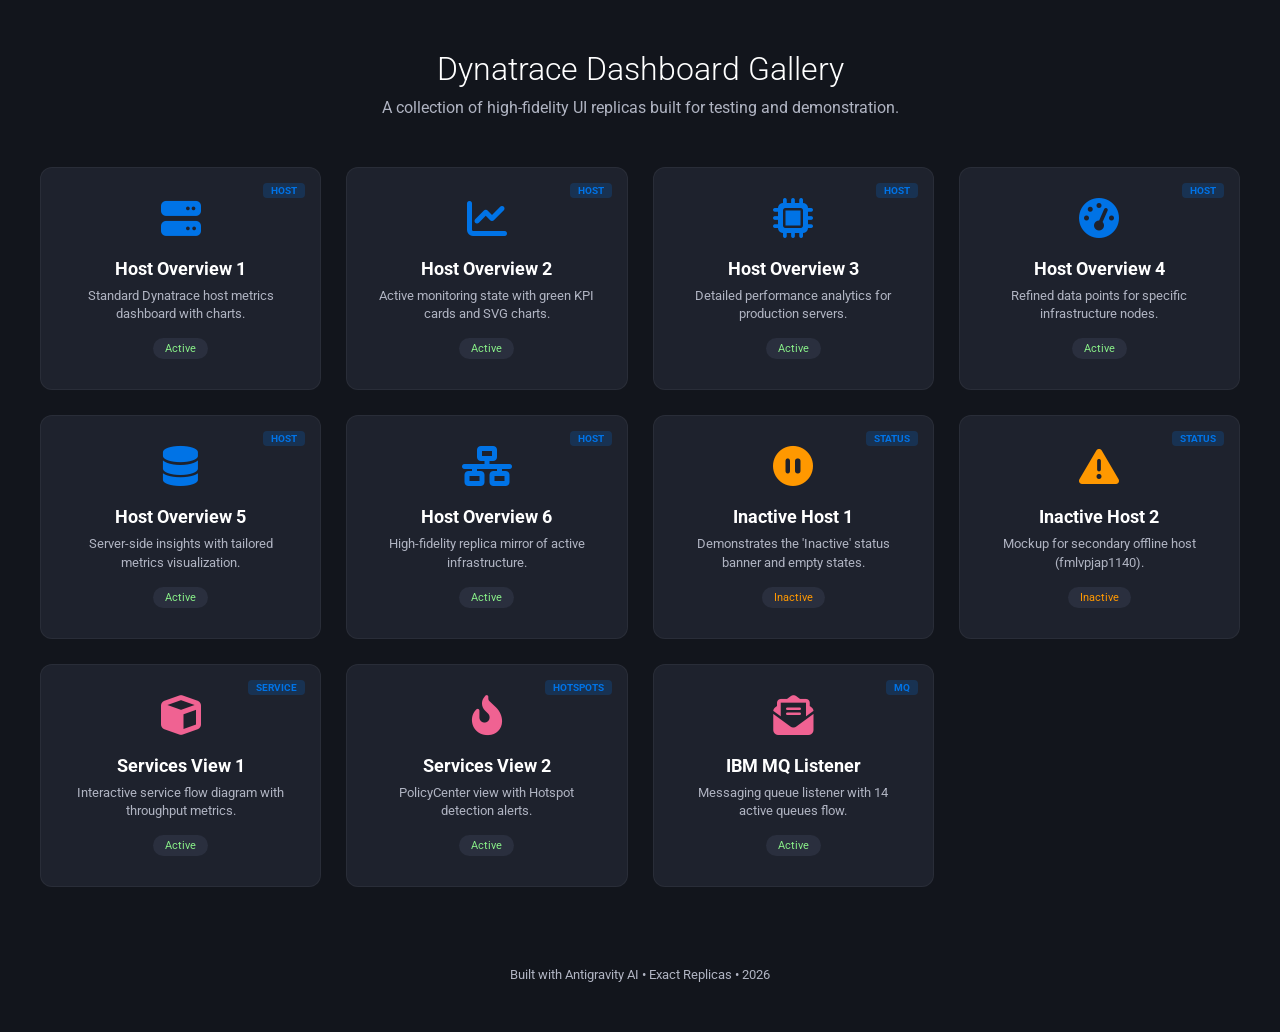
<file: index.html>
<!DOCTYPE html>
<html lang="en">

<head>
    <meta charset="UTF-8">
    <meta name="viewport" content="width=device-width, initial-scale=1.0">
    <title>Dynatrace Mockup Gallery</title>
    <link href="https://fonts.googleapis.com/css2?family=Roboto:wght@300;400;500;700&display=swap" rel="stylesheet">
    <link rel="stylesheet" href="https://cdnjs.cloudflare.com/ajax/libs/font-awesome/6.4.0/css/all.min.css">
    <style>
        :root {
            --primary: #0073e6;
            --bg: #12151c;
            --card-bg: #1e222d;
            --text: #ffffff;
            --text-muted: #b0b4c2;
        }

        * {
            box-sizing: border-box;
            margin: 0;
            padding: 0;
        }

        body {
            font-family: 'Roboto', sans-serif;
            background-color: var(--bg);
            color: var(--text);
            display: flex;
            flex-direction: column;
            align-items: center;
            min-height: 100vh;
            padding: 50px 20px;
        }

        header {
            text-align: center;
            margin-bottom: 50px;
        }

        header h1 {
            font-size: 32px;
            margin-bottom: 10px;
            font-weight: 300;
        }

        header p {
            color: var(--text-muted);
            font-size: 16px;
        }

        .gallery-grid {
            display: grid;
            grid-template-columns: repeat(auto-fill, minmax(280px, 1fr));
            gap: 25px;
            width: 100%;
            max-width: 1200px;
        }

        .demo-card {
            background: var(--card-bg);
            border-radius: 12px;
            padding: 30px;
            text-decoration: none;
            color: inherit;
            transition: transform 0.2s, box-shadow 0.2s;
            border: 1px solid rgba(255, 255, 255, 0.05);
            display: flex;
            flex-direction: column;
            align-items: center;
            text-align: center;
            position: relative;
            overflow: hidden;
        }

        .demo-card:hover {
            transform: translateY(-5px);
            box-shadow: 0 10px 20px rgba(0, 0, 0, 0.3);
            border-color: var(--primary);
        }

        .demo-card i {
            font-size: 40px;
            color: var(--primary);
            margin-bottom: 20px;
        }

        .demo-card h3 {
            font-size: 18px;
            margin-bottom: 8px;
        }

        .demo-card p {
            font-size: 13px;
            color: var(--text-muted);
            line-height: 1.4;
        }

        .demo-card .badge {
            position: absolute;
            top: 15px;
            right: 15px;
            background: rgba(0, 115, 230, 0.2);
            color: var(--primary);
            padding: 2px 8px;
            border-radius: 4px;
            font-size: 10px;
            font-weight: bold;
            text-transform: uppercase;
        }

        .status-pill {
            margin-top: 15px;
            font-size: 11px;
            padding: 4px 12px;
            border-radius: 100px;
            background: #2a2f3e;
            color: #88ef88;
        }

        footer {
            margin-top: 80px;
            color: var(--text-muted);
            font-size: 13px;
        }
    </style>
</head>

<body>
    <header>
        <h1>Dynatrace Dashboard Gallery</h1>
        <p>A collection of high-fidelity UI replicas built for testing and demonstration.</p>
    </header>

    <div class="gallery-grid">
        <!-- Demo 1 -->
        <a href="demoui/demo1/index.html" class="demo-card">
            <span class="badge">Host</span>
            <i class="fa-solid fa-server"></i>
            <h3>Host Overview 1</h3>
            <p>Standard Dynatrace host metrics dashboard with charts.</p>
            <div class="status-pill">Active</div>
        </a>

        <!-- Demo 2 -->
        <a href="demoui/demo2/index.html" class="demo-card">
            <span class="badge">Host</span>
            <i class="fa-solid fa-chart-line"></i>
            <h3>Host Overview 2</h3>
            <p>Active monitoring state with green KPI cards and SVG charts.</p>
            <div class="status-pill">Active</div>
        </a>

        <!-- Demo 3 -->
        <a href="demoui/demo3/index.html" class="demo-card">
            <span class="badge">Host</span>
            <i class="fa-solid fa-microchip"></i>
            <h3>Host Overview 3</h3>
            <p>Detailed performance analytics for production servers.</p>
            <div class="status-pill">Active</div>
        </a>

        <!-- Demo 4 -->
        <a href="demoui/demo4/index.html" class="demo-card">
            <span class="badge">Host</span>
            <i class="fa-solid fa-gauge-high"></i>
            <h3>Host Overview 4</h3>
            <p>Refined data points for specific infrastructure nodes.</p>
            <div class="status-pill">Active</div>
        </a>

        <!-- Demo 5 -->
        <a href="demoui/demo5/index.html" class="demo-card">
            <span class="badge">Host</span>
            <i class="fa-solid fa-database"></i>
            <h3>Host Overview 5</h3>
            <p>Server-side insights with tailored metrics visualization.</p>
            <div class="status-pill">Active</div>
        </a>

        <!-- Demo 6 -->
        <a href="demoui/demo6/index.html" class="demo-card">
            <span class="badge">Host</span>
            <i class="fa-solid fa-network-wired"></i>
            <h3>Host Overview 6</h3>
            <p>High-fidelity replica mirror of active infrastructure.</p>
            <div class="status-pill">Active</div>
        </a>

        <!-- Demo 7 -->
        <a href="demoui/demo7/index.html" class="demo-card">
            <span class="badge">Status</span>
            <i class="fa-solid fa-circle-pause" style="color: #ff9800;"></i>
            <h3>Inactive Host 1</h3>
            <p>Demonstrates the 'Inactive' status banner and empty states.</p>
            <div class="status-pill" style="color: #ff9800;">Inactive</div>
        </a>

        <!-- Demo 8 -->
        <a href="demoui/demo8/index.html" class="demo-card">
            <span class="badge">Status</span>
            <i class="fa-solid fa-triangle-exclamation" style="color: #ff9800;"></i>
            <h3>Inactive Host 2</h3>
            <p>Mockup for secondary offline host (fmlvpjap1140).</p>
            <div class="status-pill" style="color: #ff9800;">Inactive</div>
        </a>

        <!-- Demo 9 -->
        <a href="demoui/demo9/index.html" class="demo-card">
            <span class="badge">Service</span>
            <i class="fa-solid fa-cube" style="color: #f06292;"></i>
            <h3>Services View 1</h3>
            <p>Interactive service flow diagram with throughput metrics.</p>
            <div class="status-pill">Active</div>
        </a>

        <!-- Demo 10 -->
        <a href="demoui/demo10/index.html" class="demo-card">
            <span class="badge">Hotspots</span>
            <i class="fa-solid fa-fire-flame-curved" style="color: #f06292;"></i>
            <h3>Services View 2</h3>
            <p>PolicyCenter view with Hotspot detection alerts.</p>
            <div class="status-pill">Active</div>
        </a>

        <!-- Demo 11 -->
        <a href="demoui/demo11/index.html" class="demo-card">
            <span class="badge">MQ</span>
            <i class="fa-solid fa-envelope-open-text" style="color: #f06292;"></i>
            <h3>IBM MQ Listener</h3>
            <p>Messaging queue listener with 14 active queues flow.</p>
            <div class="status-pill">Active</div>
        </a>
    </div>

    <footer>
        Built with Antigravity AI &bull; Exact Replicas &bull; 2026
    </footer>
</body>

</html>
</file>
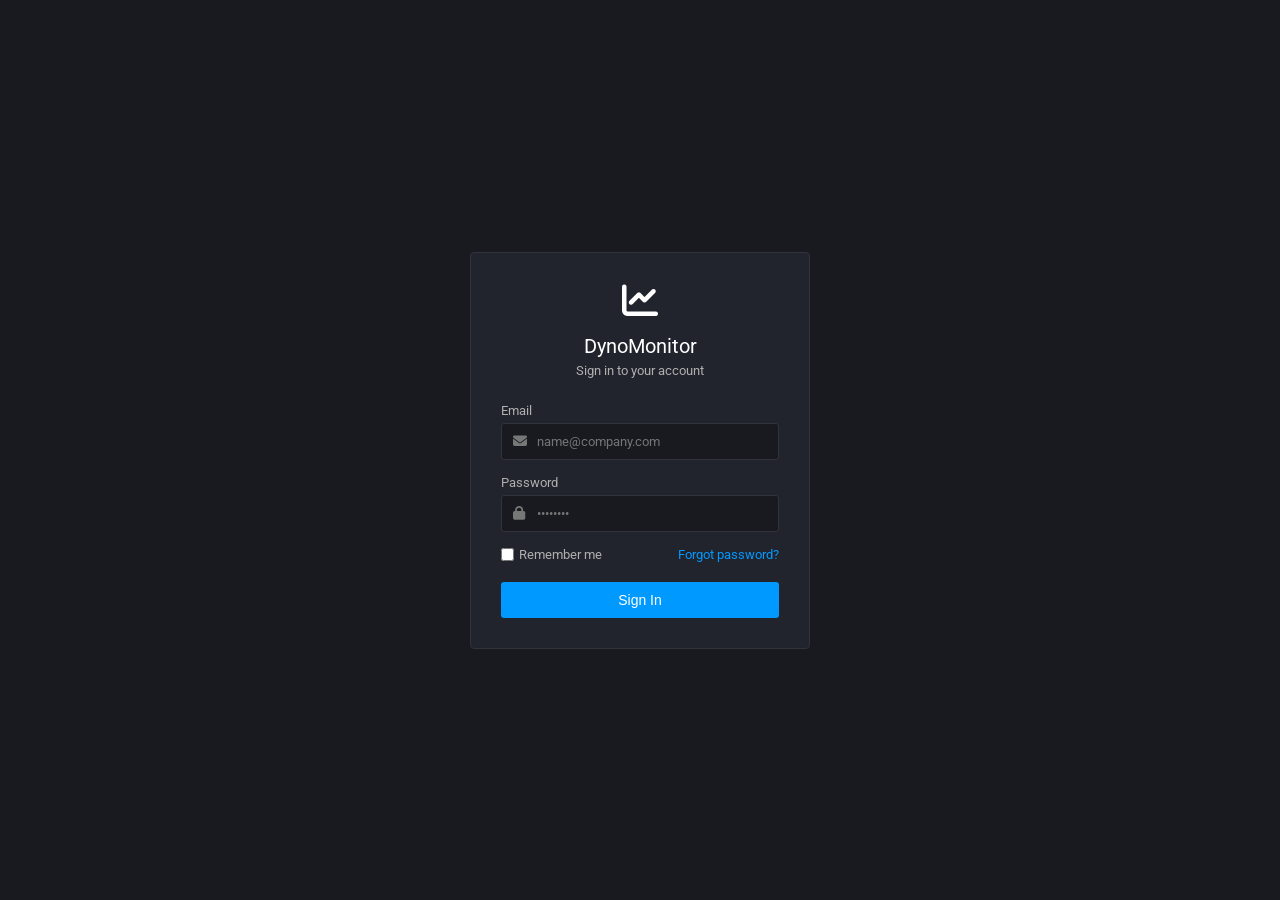
<file: dynatrace/login.html>
<!DOCTYPE html>
<html lang="en">

<head>
    <meta charset="UTF-8">
    <meta name="viewport" content="width=device-width, initial-scale=1.0">
    <title>Login - DynoMonitor</title>
    <link rel="stylesheet" href="styles.css">
    <link href="https://fonts.googleapis.com/css2?family=Inter:wght@400;500;600;700&display=swap" rel="stylesheet">
    <link rel="stylesheet" href="https://cdnjs.cloudflare.com/ajax/libs/font-awesome/6.4.0/css/all.min.css">
</head>

<body class="login-body">
    <div class="login-container">
        <div class="login-box">
            <div class="login-header">
                <i class="fa-solid fa-chart-line logo-icon"></i>
                <h2>DynoMonitor</h2>
                <p>Sign in to your account</p>
            </div>
            <form id="loginForm" class="login-form">
                <div class="form-group">
                    <label for="username">Email</label>
                    <div class="input-wrapper">
                        <i class="fa-solid fa-envelope"></i>
                        <input type="email" id="username" placeholder="name@company.com" required>
                    </div>
                </div>
                <div class="form-group">
                    <label for="password">Password</label>
                    <div class="input-wrapper">
                        <i class="fa-solid fa-lock"></i>
                        <input type="password" id="password" placeholder="••••••••" required>
                    </div>
                </div>
                <div class="form-options">
                    <label class="remember-me">
                        <input type="checkbox"> Remember me
                    </label>
                    <a href="#" class="forgot-password">Forgot password?</a>
                </div>
                <button type="submit" class="btn btn-primary btn-block">Sign In</button>
            </form>
        </div>
    </div>
    <script src="script.js"></script>
</body>

</html>
</file>
<file: dynatrace/styles.css>
@import url('https://fonts.googleapis.com/css2?family=Roboto:wght@300;400;500;700&display=swap');

:root {
    --bg-app: #181A20;
    --bg-sidebar: #121419;
    --bg-panel: #22242D;
    --bg-panel-hover: #2A2C35;
    --text-main: #FFFFFF;
    --text-muted: #AFAFAF;
    --accent-blue: #0099FF;
    --accent-purple: #9b59b6;
    --accent-green: #2ecc71;
    --accent-pink: #e83e8c;
    --accent-orange: #fd7e14;
    --accent-yellow: #f1c40f;
    --accent-red: #e74c3c;
    --accent-teal: #20c997;
    --accent-dark: #343a40;
    --border-color: #31333C;
    --border-light: #444754;
}

* {
    box-sizing: border-box;
    margin: 0;
    padding: 0;
}

body {
    font-family: 'Roboto', sans-serif;
    background-color: var(--bg-app);
    color: var(--text-main);
    font-size: 13px;
    height: 100vh;
    overflow: hidden;
}

.app-container {
    display: flex;
    height: 100vh;
}

/* Sidebars */
.main-sidebar {
    width: 60px;
    background-color: var(--bg-sidebar);
    border-right: 1px solid var(--border-color);
    display: flex;
    flex-direction: column;
    z-index: 10;
}

.sub-sidebar {
    width: 260px;
    background-color: var(--bg-sidebar);
    border-right: 1px solid var(--border-color);
    display: flex;
    flex-direction: column;
}

.icon-only {
    padding: 20px 0;
    justify-content: center;
    display: flex;
}

.sidebar-nav {
    flex: 1;
    padding: 10px 0;
    overflow-y: auto;
}

.nav-item {
    display: flex;
    align-items: center;
    padding: 10px 20px;
    color: var(--text-muted);
    text-decoration: none;
    font-size: 14px;
    transition: all 0.2s ease;
}

.icon-only-item {
    justify-content: center;
    padding: 12px 0;
}

.icon-only-item i {
    font-size: 18px;
}

.nav-item:hover {
    color: var(--text-main);
}

.nav-item.active {
    color: var(--text-main);
    border-left: 2px solid var(--accent-blue);
    background: rgba(255, 255, 255, 0.05);
}

.nav-divider {
    height: 1px;
    background-color: var(--border-color);
    margin: 10px 15px;
}

.sidebar-footer {
    padding: 16px 0;
}

.user-avatar {
    width: 28px;
    height: 28px;
    border-radius: 50%;
    background-color: #444;
    display: flex;
    align-items: center;
    justify-content: center;
    font-weight: bold;
    font-size: 11px;
    color: #fff;
    margin: 0 auto;
    text-decoration: none;
}

.sub-sidebar-header {
    display: flex;
    justify-content: space-between;
    align-items: center;
    padding: 15px;
    background-color: var(--bg-sidebar);
}

.tab-active {
    font-size: 15px;
    font-weight: 500;
    color: var(--text-main);
    display: flex;
    align-items: center;
    gap: 8px;
}

.tab-active i {
    color: var(--accent-green);
}

.sub-sidebar-content {
    flex: 1;
    overflow-y: auto;
    padding: 10px 0;
}

.section-title {
    font-size: 12px;
    font-weight: 400;
    color: var(--text-muted);
    padding: 0 15px 10px;
}

.dashboard-list {
    display: flex;
    flex-direction: column;
}

.dashboard-link {
    display: flex;
    align-items: center;
    padding: 8px 15px;
    color: var(--text-muted);
    text-decoration: none;
    font-size: 13px;
    transition: background 0.2s;
}

.dashboard-link:hover {
    background-color: rgba(255, 255, 255, 0.05);
    color: var(--text-main);
}

.dashboard-link.active {
    background-color: var(--bg-panel);
    color: var(--text-main);
}

.dashboard-link i {
    margin-left: 8px;
    font-size: 12px;
    color: #777;
}

.dashboard-link .ms-auto {
    margin-left: auto;
}

.text-red {
    color: var(--accent-red) !important;
}

.badge-btn {
    padding: 5px 10px;
    border-radius: 4px;
    font-size: 12px;
    font-weight: 500;
    cursor: pointer;
    background-color: var(--bg-panel);
    border: 1px solid var(--border-color);
    color: var(--text-main);
    transition: background 0.2s;
    display: inline-flex;
    align-items: center;
}

.badge-btn:hover {
    background-color: var(--border-color);
}

.badge-btn i {
    margin-right: 5px;
}

.ms-1 {
    margin-left: 0.25rem;
}

.ms-2 {
    margin-left: 0.5rem;
}

.me-2 {
    margin-right: 0.5rem;
}

.me-auto {
    margin-right: auto;
}

.mx-2 {
    margin-left: 0.5rem;
    margin-right: 0.5rem;
}

.p-0 {
    padding: 0 !important;
}

.pt-3 {
    padding-top: 1rem !important;
}

/* Main Content */
.main-content {
    flex: 1;
    display: flex;
    flex-direction: column;
    overflow: hidden;
}

/* Header */
.top-header {
    height: 55px;
    border-bottom: 1px solid var(--border-color);
    display: flex;
    justify-content: space-between;
    align-items: center;
    padding: 0 20px;
    background-color: var(--bg-app);
}

.header-left,
.header-right {
    display: flex;
    align-items: center;
    gap: 10px;
}

.view-title {
    font-size: 16px;
    font-weight: 500;
    color: var(--text-main);
}

.badge {
    padding: 3px 6px;
    border-radius: 4px;
    font-size: 11px;
    background-color: transparent;
    border: 1px solid var(--border-color);
    color: var(--text-muted);
    display: flex;
    align-items: center;
    gap: 5px;
}

.alert-badge {
    color: var(--accent-yellow);
    border-color: rgba(241, 196, 15, 0.5);
    background-color: rgba(241, 196, 15, 0.1);
}

.time-selector {
    display: flex;
    align-items: center;
    gap: 6px;
    font-size: 13px;
    color: var(--text-main);
    cursor: pointer;
    padding: 4px 8px;
    border-radius: 4px;
    border: 1px solid transparent;
}

.time-selector:hover {
    background-color: var(--bg-panel);
    border-color: var(--border-color);
}

.icon-btn {
    background: none;
    border: none;
    color: var(--text-muted);
    font-size: 16px;
    cursor: pointer;
    padding: 5px;
    transition: color 0.2s;
    display: inline-flex;
    align-items: center;
    justify-content: center;
}

.icon-btn:hover {
    color: var(--text-main);
}

/* Dashboard Content */
.dashboard-scroll {
    flex: 1;
    overflow-y: auto;
    padding: 20px;
}

/* KPI Grid */
.kpi-grid {
    display: grid;
    grid-template-columns: repeat(auto-fit, minmax(150px, 1fr));
    gap: 15px;
    margin-bottom: 20px;
}

.kpi-card {
    background-color: var(--bg-panel);
    border: 1px solid var(--border-color);
    border-radius: 4px;
    padding: 15px;
    display: flex;
    flex-direction: column;
    gap: 5px;
}

.kpi-label {
    font-size: 12px;
    color: var(--text-muted);
}

.kpi-value {
    font-size: 24px;
    font-weight: 300;
    color: var(--text-main);
}

.text-blue {
    color: var(--accent-blue);
}

/* Panels */
.panel-grid {
    display: flex;
    flex-wrap: wrap;
    gap: 15px;
}

.panel {
    background-color: var(--bg-panel);
    border: 1px solid var(--border-color);
    border-radius: 4px;
    display: flex;
    flex-direction: column;
    overflow: hidden;
}

.full-width {
    width: 100%;
}

.half-width {
    width: calc(50% - 7.5px);
}

.panel-header {
    padding: 10px 15px;
    border-bottom: 1px solid var(--border-color);
}

.panel-header h3 {
    font-size: 13px;
    font-weight: 500;
    color: var(--text-main);
}

.panel-body {
    padding: 15px;
    flex: 1;
}

/* Data Tables */
.data-table {
    width: 100%;
    border-collapse: collapse;
}

.data-table th,
.data-table td {
    padding: 6px 15px;
    font-size: 12px;
    border-bottom: 1px solid var(--border-color);
    color: var(--text-muted);
}

.data-table th {
    text-align: left;
    color: var(--text-main);
    font-weight: 500;
    border-bottom: 2px solid var(--border-color);
}

.code-font {
    font-family: 'Consolas', 'Courier New', monospace;
    font-size: 12px !important;
}

.data-table.border-rows td,
.data-table.border-rows th {
    border-left: 1px solid var(--border-color);
    border-right: 1px solid var(--border-color);
}

.data-table.border-rows th:first-child,
.data-table.border-rows td:first-child {
    border-left: none;
}

.data-table.border-rows th:last-child,
.data-table.border-rows td:last-child {
    border-right: none;
}

.data-table tr:hover td {
    background-color: rgba(255, 255, 255, 0.02);
}

.data-table tr.selected-row td {
    background-color: rgba(255, 255, 255, 0.05);
    border-top: 1px solid var(--border-light);
    border-bottom: 1px solid var(--border-light);
    color: var(--text-main);
}

.data-table tr:last-child td {
    border-bottom: none;
}

.text-right {
    text-align: right;
}

.text-success {
    color: var(--accent-green) !important;
}

.text-warning {
    color: var(--accent-yellow) !important;
}

.text-white {
    color: #fff !important;
}

/* Empty State */
.empty-state-panel {
    display: flex;
    align-items: center;
    justify-content: center;
    height: 100%;
}

.empty-state {
    text-align: center;
    color: var(--text-muted);
}

.empty-icon {
    font-size: 24px;
    margin-bottom: 10px;
    opacity: 0.5;
}

.empty-state h4 {
    font-size: 14px;
    font-weight: 400;
    color: var(--text-main);
    margin-bottom: 5px;
}

.empty-state p {
    font-size: 12px;
}

/* CSS Mock Charts */
.chart-container {
    height: 250px;
    position: relative;
    display: flex;
    align-items: flex-end;
}

.chart-x-axis {
    display: flex;
    justify-content: space-between;
    padding: 5px 15px;
    border-top: 1px solid var(--border-color);
    color: var(--text-muted);
    font-size: 11px;
}

/* Bar Chart */
.css-bar-chart {
    display: flex;
    align-items: flex-end;
    justify-content: space-around;
    width: 100%;
    height: 100%;
    padding-bottom: 10px;
}

.multi-bar .bar-group {
    width: 2.5%;
}

.bar-wrapper {
    width: 100%;
    height: 100%;
    display: flex;
    align-items: flex-end;
    justify-content: center;
}

.bar-group {
    display: flex;
    flex-direction: column;
    align-items: center;
    gap: 8px;
    height: 100%;
    justify-content: flex-end;
    width: 10%;
    position: relative;
}

.bar {
    width: 100%;
    background-color: var(--accent-blue);
}

.bar-group span {
    font-size: 10px;
    color: var(--text-muted);
}

.bar-blue {
    background-color: var(--accent-blue);
}

.bar-purple {
    background-color: var(--accent-purple);
}

.bar-green {
    background-color: var(--accent-green);
}

.bar-pink {
    background-color: var(--accent-pink);
}

.bar-orange {
    background-color: var(--accent-orange);
}

.bar-yellow {
    background-color: var(--accent-yellow);
}

.bar-teal {
    background-color: var(--accent-teal);
}

.bar-dark {
    background-color: #555;
}

.bar-grey {
    background-color: #777;
}

.stacked-bar {
    position: absolute;
    width: 100%;
}

/* Sparkline trends in tables */
.trend-line {
    width: 100%;
    height: 20px;
    background-image: url("data:image/svg+xml,%3Csvg xmlns='http://www.w3.org/2000/svg' viewBox='0 0 100 20' preserveAspectRatio='none'%3E%3Cpath d='M0,10 L10,12 L20,8 L30,15 L40,5 L50,11 L60,18 L70,8 L80,14 L90,6 L100,10' fill='none' stroke='%230099FF' stroke-width='1.5'/%3E%3C/svg%3E");
    background-repeat: no-repeat;
    background-size: 100% 100%;
}

/* Login Page Styles */
.login-body {
    display: flex;
    align-items: center;
    justify-content: center;
    background-color: var(--bg-app);
}

.login-container {
    width: 100%;
    max-width: 380px;
    padding: 20px;
}

.login-box {
    background: var(--bg-panel);
    border: 1px solid var(--border-color);
    border-radius: 4px;
    padding: 30px;
}

.login-header {
    text-align: center;
    margin-bottom: 25px;
}

.login-header .logo-icon {
    font-size: 36px;
    color: var(--text-main);
    margin-bottom: 15px;
}

.login-header h2 {
    font-size: 20px;
    font-weight: 400;
    margin-bottom: 5px;
}

.login-header p {
    color: var(--text-muted);
    font-size: 13px;
}

.form-group {
    margin-bottom: 15px;
}

.form-group label {
    display: block;
    font-size: 13px;
    margin-bottom: 5px;
    color: var(--text-muted);
}

.input-wrapper {
    position: relative;
    display: flex;
    align-items: center;
}

.input-wrapper i {
    position: absolute;
    left: 12px;
    color: #777;
    font-size: 14px;
}

.input-wrapper input {
    width: 100%;
    padding: 10px 10px 10px 35px;
    background-color: var(--bg-app);
    border: 1px solid var(--border-color);
    border-radius: 3px;
    color: var(--text-main);
    font-family: inherit;
    font-size: 13px;
}

.input-wrapper input:focus {
    outline: none;
    border-color: var(--accent-blue);
}

.form-options {
    display: flex;
    justify-content: space-between;
    align-items: center;
    margin-bottom: 20px;
    font-size: 13px;
}

.remember-me {
    display: flex;
    align-items: center;
    gap: 5px;
    color: var(--text-muted);
    cursor: pointer;
}

.forgot-password {
    color: var(--accent-blue);
    text-decoration: none;
}

.forgot-password:hover {
    text-decoration: underline;
}

.btn-block {
    width: 100%;
    justify-content: center;
    padding: 10px;
    font-size: 14px;
    background-color: var(--accent-blue);
    border: none;
    color: #fff;
    cursor: pointer;
    border-radius: 3px;
}

.btn-block:hover {
    background-color: #007acd;
}

/* Scrollbar customization */
::-webkit-scrollbar {
    width: 8px;
    height: 8px;
}

::-webkit-scrollbar-track {
    background: transparent;
}

::-webkit-scrollbar-thumb {
    background: var(--border-light);
    border-radius: 4px;
}

::-webkit-scrollbar-thumb:hover {
    background: #555;
}

@media (max-width: 1200px) {
    .half-width {
        width: 100%;
    }
}
</file>
